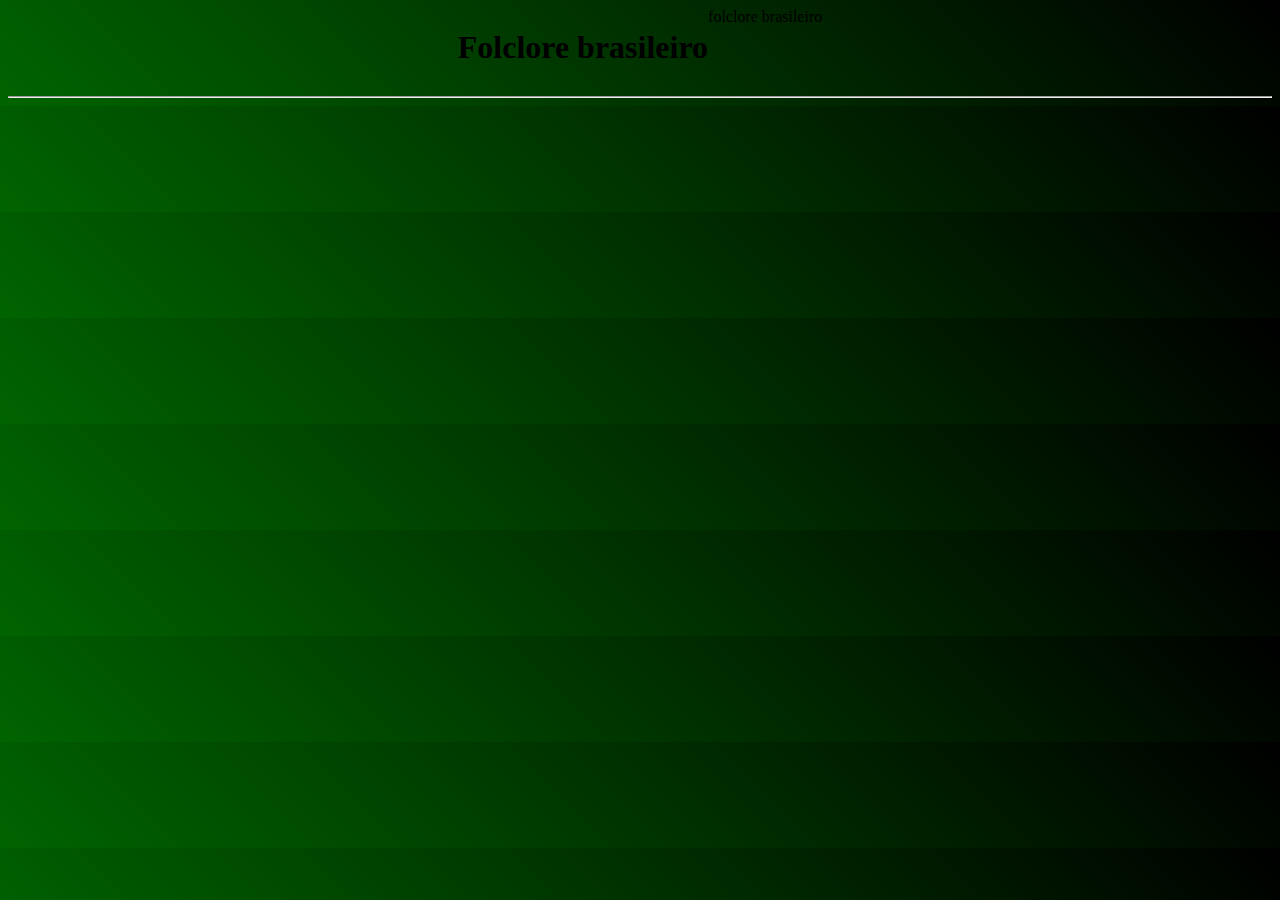
<file: index.html>
<!DOCTYPE html>
<html lang="pt-br">
<head>
    <meta charset="UTF-8">
    <meta name="viewport" content="width=device-width, initial-scale=1.0">
    <link rel="preconnect" href="https://fonts.googleapis.com">
    <link rel="preconnect" href="https://fonts.gstatic.com" crossorigin>
    <link href="https://fonts.googleapis.com/css2?family=Bebas+Neue&display=swap" rel="stylesheet">
    <link rel="stylesheet" href="style.css">
    <title>Folcolore brasileiro </title>
</head>
<body>
    <main>
    <header>
        <h1>Folclore brasileiro</h1>
        <div class="teste ">folclore brasileiro</div>
        <a href="https://folclorebr.com/projetos"></a>
    </header>
<hr>
<section>

    
      
</section>
    </main>

</body>

</html>
</file>
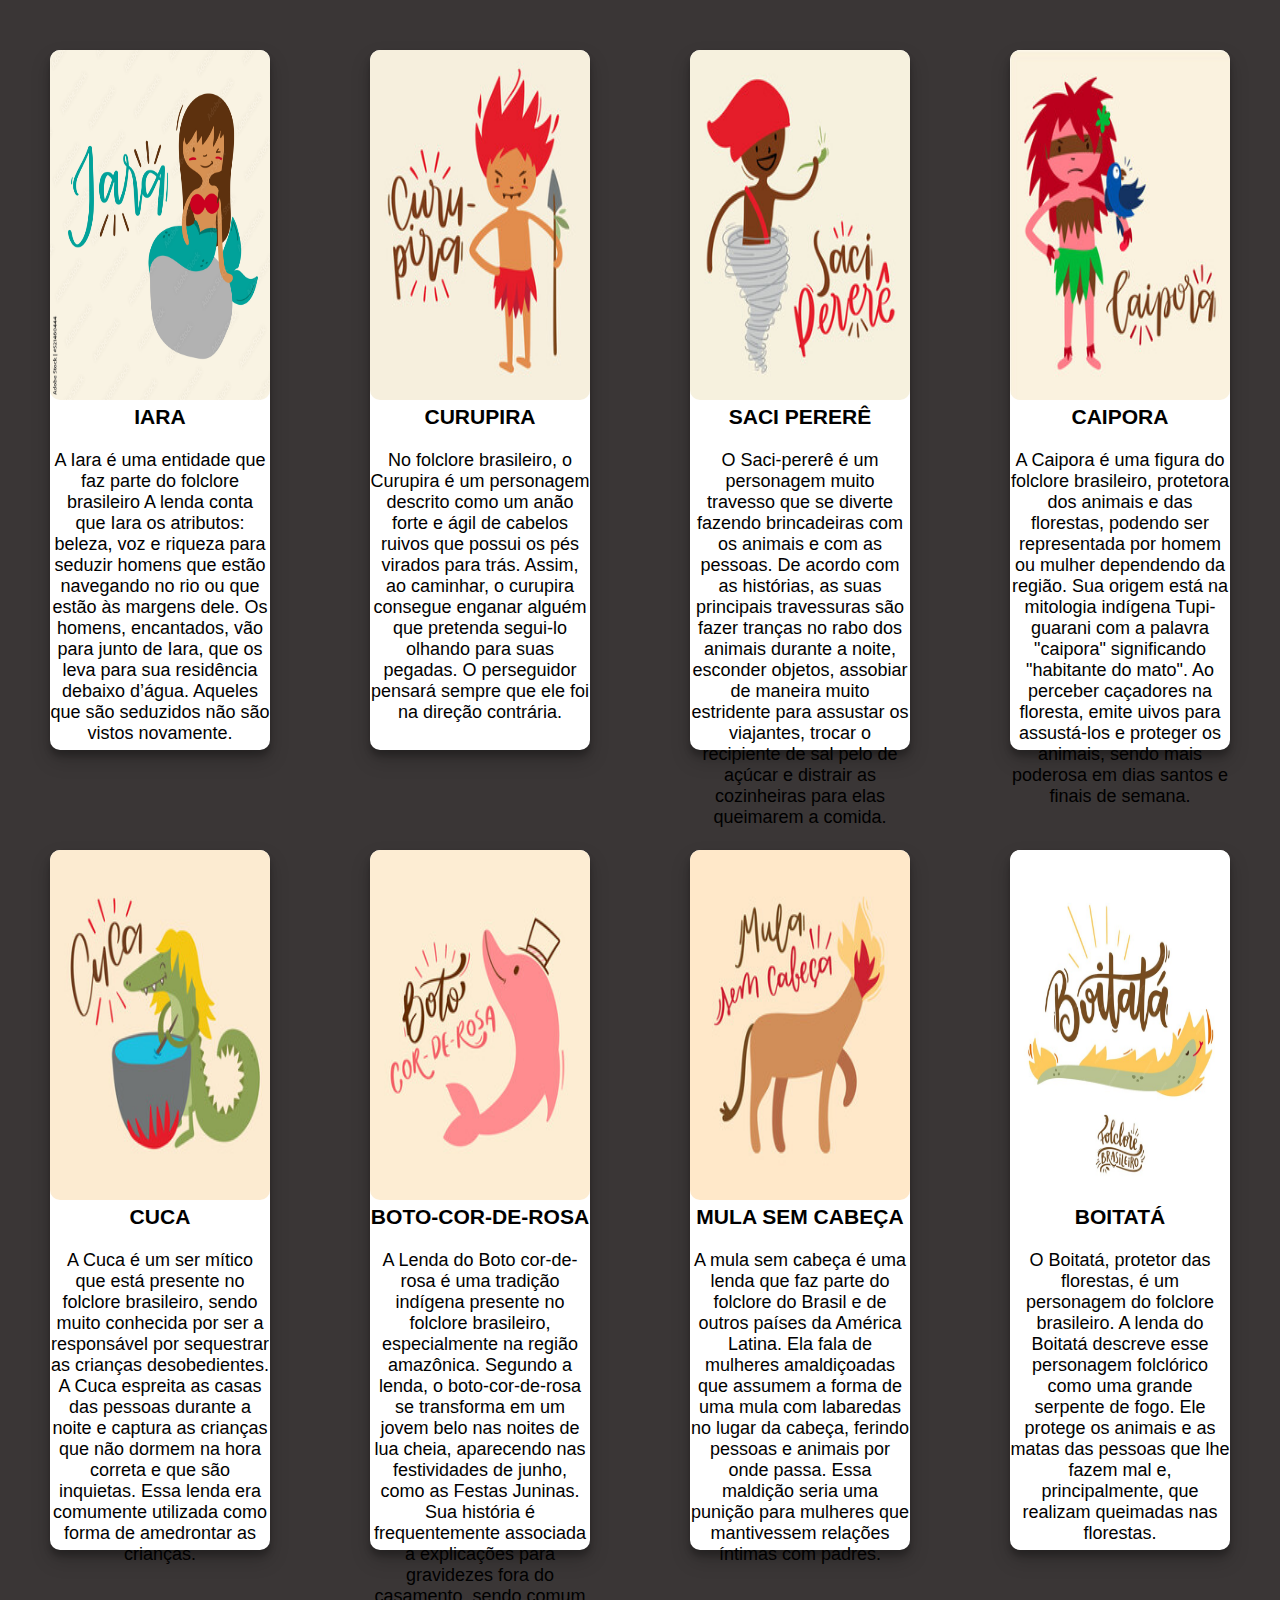
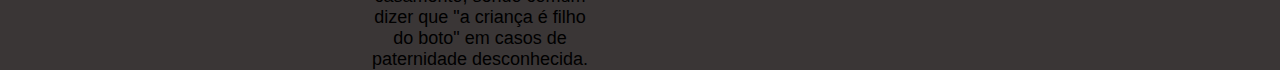
<file: lendas.html>
<!DOCTYPE html>
<html lang="en">

<head>
    <meta charset="UTF-8">
    <meta name="viewport" content="width=device-width, initial-scale=1.0">
    <title>Lendas</title>
    <link rel="stylesheet" href="lendas.css">
</head>
<body>
   <div class="main">
    <div class="card card1">
        <img src="img/1000_F_521480444_4cBmFNeUFP8P7j1XtqtBJXUEHxaKpeKP.jpg" alt="">
        <h3>IARA</h3>
        <br>
        <p>
            A Iara é uma entidade que faz parte do folclore brasileiro
            A lenda conta que Iara os atributos: beleza, voz e riqueza para seduzir homens que estão
            navegando no rio ou que estão às margens dele. Os homens, encantados, vão para junto de Iara, que os
            leva para sua residência debaixo d’água. Aqueles que são seduzidos não são vistos novamente.
        </p>
    </div>

    <div class="card card2">
        <img src="img/240_F_521479832_sTcEj24GvoOVWsZIaWShRJTjLrD4V7yp.jpg" alt="">
        <h3>CURUPIRA</h3>
        <br>
        <p>
            No folclore brasileiro, o Curupira é um personagem descrito como um anão forte e ágil de cabelos ruivos
            que possui os pés virados para trás.
            Assim, ao caminhar, o curupira consegue enganar alguém que pretenda segui-lo olhando para suas pegadas.
            O perseguidor pensará sempre que ele foi na direção contrária.
        </p>
    </div>

    <div class="card card3">
        <img src="img/240_F_521479837_Pb0c69yznjgZBPjxp07K6Qm6jC690W0X.jpg" alt="">
        <h3>SACI PERERÊ</h3>
        <br>
        <p>
            O Saci-pererê é um personagem muito travesso que se diverte fazendo brincadeiras com os animais e com as
            pessoas.
            De acordo com as histórias, as suas principais travessuras são fazer tranças no rabo dos animais durante
            a noite, esconder objetos, assobiar de maneira muito estridente para assustar os viajantes, trocar o recipiente de sal pelo de açúcar e distrair as cozinheiras para elas queimarem a
            comida.
        </p>
    </div>

    <div class="card card4">
        <img src="img/240_F_521483589_NA8f0EhxnIYdJpLAbZniZAfNBQmtpGtj.jpg" alt="">
        <h3>CAIPORA</h3>
        <br>
        <p>
            A Caipora é uma figura do folclore brasileiro, protetora dos animais e das florestas, podendo ser
                representada por homem ou mulher dependendo da região. Sua origem está na mitologia indígena
                Tupi-guarani com a palavra "caipora" significando "habitante do mato". Ao perceber caçadores na floresta, emite uivos
                para assustá-los e proteger os animais, sendo mais poderosa em dias santos e finais de semana.
        </p>
    </div>
    
    
   </div>
   <div class="main">
    <div class="card card1">
        <img src="img/240_F_521489244_y5ynOQXhsu0q6raW3aHVncTid8FNUkB0.jpg" alt="">
        <h3>CUCA</h3>
        <br>
        <p>
            A Cuca é um ser mítico que está presente no folclore brasileiro, sendo muito conhecida por ser a
                responsável
                por sequestrar as crianças desobedientes. A Cuca espreita as casas das pessoas durante a noite e captura
                as
                crianças que não dormem na hora correta e que são inquietas. Essa lenda era comumente utilizada como
                forma
                de amedrontar as crianças.
        </p>
    </div>
    
    <div class="card card2">
        <img src="img/240_F_521490555_5J1TdguOFbNHUFa3ddpsJ0FdkinBL1r9.jpg" alt="">
        <h3>BOTO-COR-DE-ROSA</h3>
        <br>
        <p>
            A Lenda do Boto cor-de-rosa é uma tradição indígena presente no folclore brasileiro, especialmente na
                região
                amazônica. Segundo a lenda, o boto-cor-de-rosa se transforma em um jovem belo nas noites de lua cheia,
                aparecendo nas festividades de junho, como as Festas Juninas. Sua história é frequentemente associada a
                explicações para gravidezes fora do casamento, sendo comum dizer que "a criança é filho do boto" em
                casos de
                paternidade desconhecida.
        </p>
    </div>
    
    <div class="card card3">
        <img src="img/240_F_521492031_MJjlqBdQbs21knpJ9xFvYaFqEUYTIcRw.jpg" alt="">
        <h3>MULA SEM CABEÇA</h3>
        <br>
        <p>
            A mula sem cabeça é uma lenda que faz parte do folclore do Brasil e de outros países da América Latina.
                Ela fala de mulheres amaldiçoadas que assumem a forma de uma mula com labaredas no lugar da cabeça, ferindo
                pessoas e animais por onde passa. Essa maldição seria uma punição para mulheres que mantivessem relações
                íntimas com padres.
        </p>
    </div>
    
    <div class="card card4">
        <img src="img/boitat-criatura-fantastica-do-folclore-brasileiro-caligrafia-de-letras-de-mao-em-portugues-brasileiro_282901-381.jpg" alt="">
        <h3>BOITATÁ</h3>
        <br>
        <p>
            O Boitatá, protetor das florestas, é um personagem do folclore brasileiro.
                A lenda do Boitatá descreve esse personagem folclórico como uma grande serpente de fogo. Ele protege os
                animais e as matas das pessoas que lhe fazem mal e, principalmente, que realizam queimadas nas
                florestas.
        </p>
    </div>
   </div>

</body>

</html>
</file>
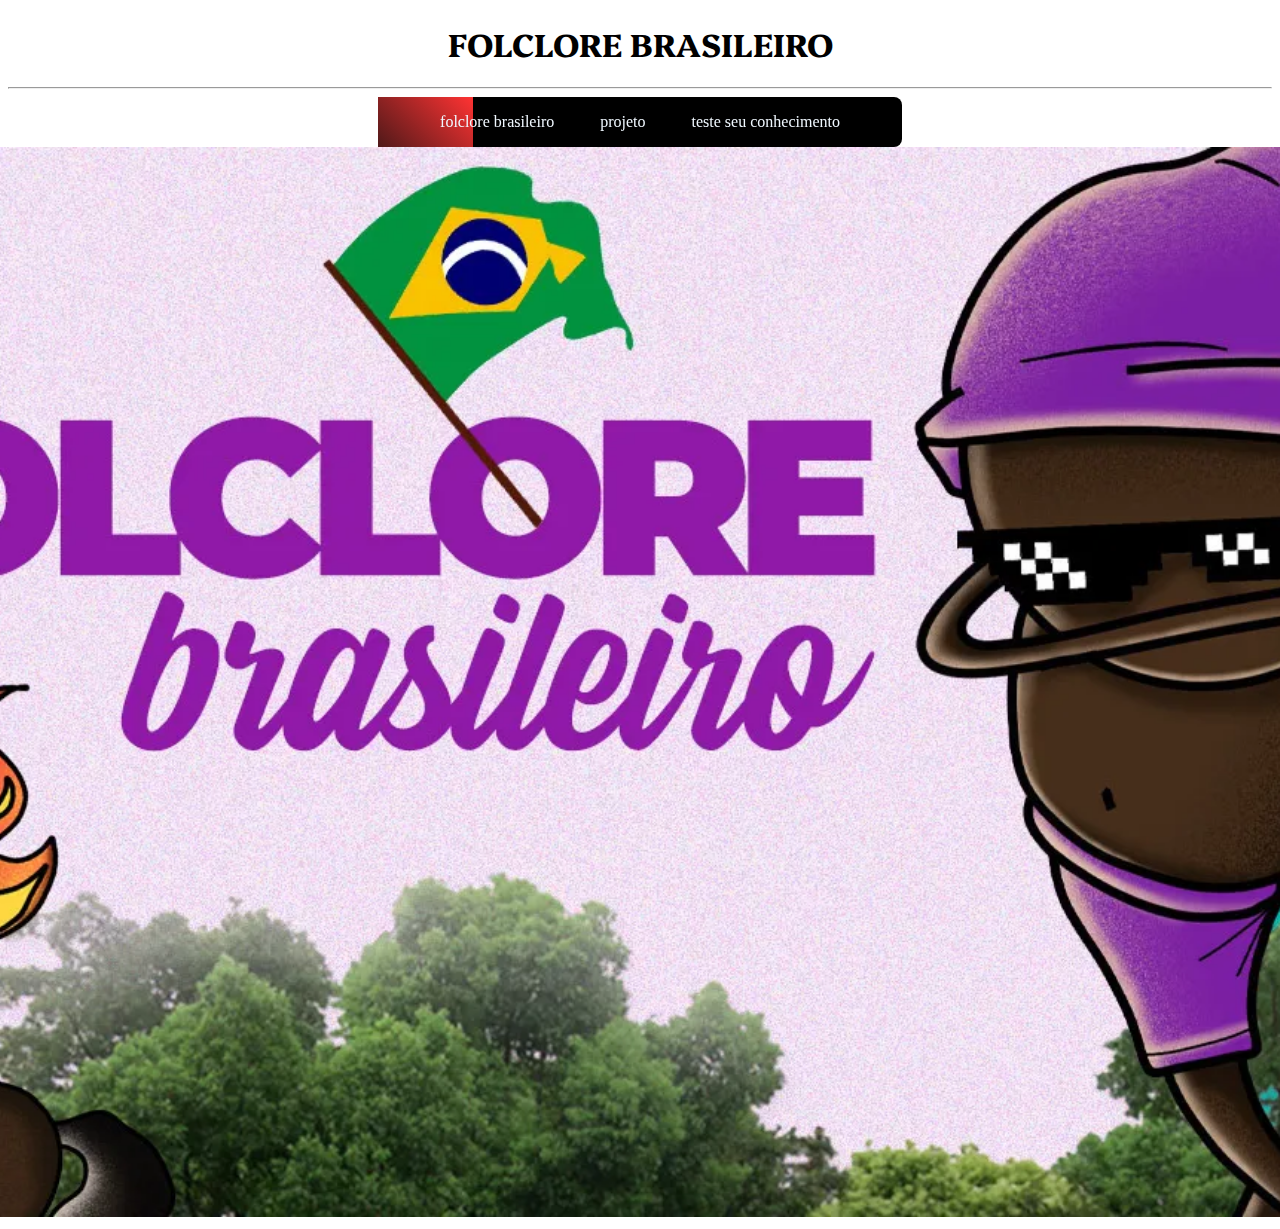
<file: trabalhoErick/header.html>
<!DOCTYPE html>
<html lang="en">
<head>
    <meta charset="UTF-8">
    <meta name="viewport" content="width=device-width, initial-scale=1.0">
    <title>FOLCLORE BRASILEIRO </title>
    <link rel="stylesheet" href="style.css">
    <link rel="preconnect" href="https://fonts.googleapis.com">
<link rel="preconnect" href="https://fonts.gstatic.com" crossorigin>
<link href="https://fonts.googleapis.com/css2?family=Platypi:ital,wght@0,300..800;1,300..800&display=swap" rel="stylesheet">
</head>
<body>
    <h1>FOLCLORE BRASILEIRO</h1>
<hr>
 <main>
    <nav>
        <a href="">folclore brasileiro</a>
        <a href="">projeto</a>
        <a href="">teste seu conhecimento</a>
        <span></span>
    </nav>
    <section>
        <img src="folclore.webp" alt="" class="foto">
    </section>
   
 </main>
</body>
</html>
</file>
<file: style.css>
body{
font-family: "platypi", serif;
background-image: linear-gradient(45deg,  #006400, rgb(0, 0, 0));

}

header{
    display: flex;
    justify-content: center;
}
nav
{
    position: relative;
    width: 524px;
    height: 50px;
    background-color: #8b4513;
    border-radius: 8px;
    display: flex;
    justify-content: center;
    align-items:center ;
    color: rgb(255, 255, 255);
}
nav a
{
    position: relative;
    display: inline-block;
    font-size: 1em;
    font-weight: 500;
    color: rgb(0, 0, 0);
    text-decoration: none;
    padding: 0 23px;
    z-index: 1;
}
nav span
{
    position: absolute;
    top: 0;
    left:0;
    width: 95px;
    height: 100%;
    background: linear-gradient(45deg, #ffffff, #006400);
    border-radius: 8px;
    transition: .5s;
}
nav a:nth-child(1):hover~span
{
  left: 90px;
}
nav a:nth-child(2):hover~span
{
    left: 190px;
    
}
nav a:nth-child(3):hover~span
{
  left: 285px;

}
nav a:nth-child(4):hover~span
{
    left: 380px;
}

.telalogin{

background-color: rgba(0, 0, 0 , 0.8);
position: absolute;
top: 50%;
left: 50%;
transform: translate(-50%, -50%);
padding: 80px;
border-radius: 15px;
color: white;
}
input{
padding: 15px;
outline: none;
font-size: 15px;

}
button{
   
background-color: dodgerblue;
border: none;
padding: 15px;
width: 100%;
border-radius: 15px;
color: white;
font-size: 15px;
cursor: pointer;
}

button-hover

{

    background-color: rgb(158, 215, 235);
}
.recuperar_senha
{
font-family: 'Gill Sans', 'Gill Sans MT', Calibri, 'Trebuchet MS', sans-serif;
   cursor: pointer;
    border: 1px solid black;
padding: 2px;
    background: white;

}
</file>
<file: lendas.css>
* {
    box-sizing: border-box;
    padding: 0;
    margin: 0;
}

body {
    background-color: rgb(58, 54, 54);
}

.main {
    display: flex;
    justify-content: center;
    text-align: center;
    font-size:large;
    font-family: Verdana, Geneva, Tahoma, sans-serif;
}

.card {
    margin: 50px;
    background-color: rgb(255, 255, 255);
    height: 700px;
    width: 400px;
    border-radius: 10px;
    box-shadow: rgba(0, 0, 0, 0.19) 0px 10px 20px, rgba(0, 0, 0, 0.23) 0px 6px 6px;
}

.card>img {
    width: 100%;
    height: 50%;
    border-top-left-radius: 10px;
    border-top-right-radius: 10px;
    border-bottom-left-radius: 10px;
    border-bottom-right-radius: 10px;
}
</file>
<file: trabalhoErick/style.css>
*
{
    box-sizing: border-box;
}

h1
{
    text-align: center;
    font-family:"Platypi", serif;
}

.foto
{
    width: 1903px;
}

main{
    display: flex;
    flex-direction: column;
    align-items: center;
}
nav
{
    position: relative;
    width: 524px;
    height: 50px;
    background-color: rgb(0, 0, 0);
    border-radius: 8px;
    display: flex;
    justify-content: center;
    align-items:center ;
    color: aliceblue;
}
nav a
{
    position: relative;
    display: inline-block;
    font-size: 1em;
    font-weight: 500;
    color: aliceblue;
    text-decoration: none;
    padding: 0 23px;
    z-index: 1;
}
nav span
{
    position: absolute;
    top: 0;
    left:0;
    width: 95px;
    height: 100%;
    background: linear-gradient(45deg, #4f1919, #ff3333)
}
nav a:nth-child(1):hover~span
{
  left: 0;
}
nav a:nth-child(2):hover~span
{
  left: 95px;
}
nav a:nth-child(3):hover~span
{
  left: 189px;
  width: 110px;
}
</file>
